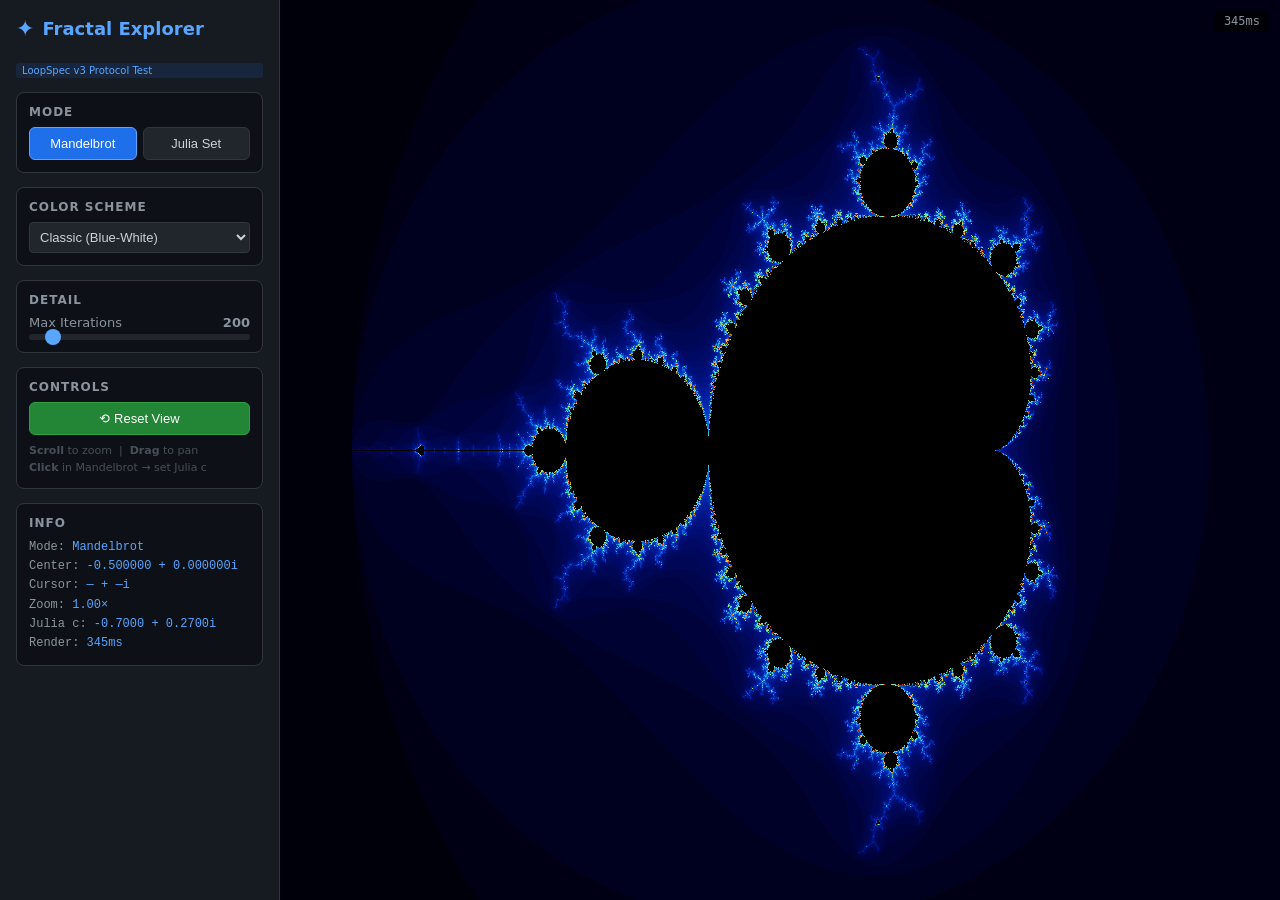
<file: examples/fractal-explorer/index.html>
<!DOCTYPE html>
<html lang="en">
<head>
<meta charset="UTF-8">
<meta name="viewport" content="width=device-width, initial-scale=1.0">
<title>Fractal Explorer — LoopSpec v3 Protocol Test</title>
<style>
  * { margin: 0; padding: 0; box-sizing: border-box; }
  body {
    font-family: 'Segoe UI', system-ui, -apple-system, sans-serif;
    background: #0d1117; color: #c9d1d9;
    display: flex; height: 100vh; overflow: hidden;
  }
  #sidebar {
    width: 280px; min-width: 280px;
    background: #161b22; border-right: 1px solid #30363d;
    padding: 16px; display: flex; flex-direction: column; gap: 14px;
    overflow-y: auto;
  }
  #sidebar h1 {
    font-size: 18px; color: #58a6ff; margin-bottom: 4px;
    display: flex; align-items: center; gap: 8px;
  }
  #sidebar h1 span { font-size: 22px; }
  .section { background: #0d1117; border: 1px solid #30363d; border-radius: 8px; padding: 12px; }
  .section h3 { font-size: 12px; text-transform: uppercase; letter-spacing: 1px; color: #8b949e; margin-bottom: 8px; }
  label { display: flex; flex-direction: column; gap: 4px; font-size: 13px; color: #8b949e; }
  label span { display: flex; justify-content: space-between; }
  select, input[type=range] { width: 100%; background: #21262d; color: #c9d1d9; border: 1px solid #30363d; border-radius: 4px; padding: 6px; font-size: 13px; }
  select:focus, input:focus { outline: 1px solid #58a6ff; }
  input[type=range] { padding: 0; height: 6px; -webkit-appearance: none; appearance: none; border: none; border-radius: 3px; cursor: pointer; }
  input[type=range]::-webkit-slider-thumb { -webkit-appearance: none; width: 16px; height: 16px; border-radius: 50%; background: #58a6ff; cursor: pointer; }
  button {
    background: #21262d; color: #c9d1d9; border: 1px solid #30363d;
    border-radius: 6px; padding: 8px 12px; font-size: 13px; cursor: pointer;
    transition: background 0.15s;
  }
  button:hover { background: #30363d; }
  button.primary { background: #238636; border-color: #2ea043; color: #fff; }
  button.primary:hover { background: #2ea043; }
  button.active { background: #1f6feb; border-color: #58a6ff; color: #fff; }
  .btn-row { display: flex; gap: 6px; }
  .btn-row button { flex: 1; }
  #info {
    font-size: 12px; color: #8b949e; line-height: 1.6;
    font-family: 'Consolas', 'Courier New', monospace;
  }
  #info .val { color: #58a6ff; }
  #canvasWrap {
    flex: 1; display: flex; align-items: center; justify-content: center;
    background: #010409; position: relative; overflow: hidden;
  }
  canvas { display: block; cursor: crosshair; }
  #renderTime {
    position: absolute; top: 10px; right: 10px;
    background: rgba(0,0,0,0.7); color: #8b949e; padding: 4px 10px;
    border-radius: 4px; font-size: 12px; font-family: monospace;
  }
  .tag { display: inline-block; background: #1f6feb22; color: #58a6ff; font-size: 10px; padding: 2px 6px; border-radius: 3px; margin-top: 4px; }
</style>
</head>
<body>
<div id="sidebar">
  <h1><span>✦</span> Fractal Explorer</h1>
  <div class="tag">LoopSpec v3 Protocol Test</div>

  <div class="section">
    <h3>Mode</h3>
    <div class="btn-row">
      <button id="btnMandelbrot" class="active" onclick="setMode('mandelbrot')">Mandelbrot</button>
      <button id="btnJulia" onclick="setMode('julia')">Julia Set</button>
    </div>
  </div>

  <div class="section">
    <h3>Color Scheme</h3>
    <select id="colorScheme" onchange="render()">
      <option value="classic">Classic (Blue-White)</option>
      <option value="rainbow">HSL Rainbow</option>
      <option value="fire">Fire (Red-Yellow)</option>
      <option value="ocean">Ocean (Cyan-Blue)</option>
      <option value="grayscale">Grayscale</option>
    </select>
  </div>

  <div class="section">
    <h3>Detail</h3>
    <label>
      <span>Max Iterations <b id="iterVal">200</b></span>
      <input type="range" id="maxIter" min="50" max="2000" value="200" step="10" oninput="iterVal.textContent=this.value" onchange="render()">
    </label>
  </div>

  <div class="section">
    <h3>Controls</h3>
    <div class="btn-row">
      <button class="primary" id="btnReset" onclick="resetView()">⟲ Reset View</button>
    </div>
    <p style="font-size:11px; color:#484f58; margin-top:8px; line-height:1.5;">
      <b>Scroll</b> to zoom &nbsp;|&nbsp; <b>Drag</b> to pan<br>
      <b>Click</b> in Mandelbrot → set Julia c
    </p>
  </div>

  <div class="section">
    <h3>Info</h3>
    <div id="info">
      <div>Mode: <span class="val" id="infoMode">Mandelbrot</span></div>
      <div>Center: <span class="val" id="infoCenter">-0.5 + 0i</span></div>
      <div>Cursor: <span class="val" id="infoCursor">— + —i</span></div>
      <div>Zoom: <span class="val" id="infoZoom">1.0×</span></div>
      <div>Julia c: <span class="val" id="infoJuliaC">-0.7 + 0.27i</span></div>
      <div>Render: <span class="val" id="infoRender">—</span></div>
    </div>
  </div>
</div>

<div id="canvasWrap">
  <canvas id="fractalCanvas"></canvas>
  <div id="renderTime">—</div>
</div>

<script>
// ================================================================
// Fractal Explorer — All-in-one implementation
// Criteria: C1-C15
// ================================================================

// --- State ---
let fractalType = 'mandelbrot'; // C10
let centerX = -0.5, centerY = 0;
let zoom = 1; // C8
let juliaC = { r: -0.7, i: 0.27 }; // C2, C11
let maxIterations = 200; // C6
let colorScheme = 'classic'; // C5
let isPanning = false, panStartX, panStartY, panCenterX, panCenterY; // C3

const canvas = document.getElementById('fractalCanvas');
const ctx = canvas.getContext('2d');
let worker = null;
let renderPending = false;

// --- Default view for reset (C9) ---
const DEFAULT = { cx: -0.5, cy: 0, zoom: 1 };

// --- Canvas sizing (C12: >= 800x600) ---
function resizeCanvas() {
  const wrap = document.getElementById('canvasWrap');
  canvas.width = Math.max(800, wrap.clientWidth);
  canvas.height = Math.max(600, wrap.clientHeight);
  render();
}
window.addEventListener('resize', resizeCanvas);

// --- Web Worker (C14: non-blocking, C1: Mandelbrot, C2: Julia) ---
const workerCode = `
self.onmessage = function(e) {
  const { width, height, centerX, centerY, zoom, maxIter, type, juliaC, colorScheme } = e.data;
  const pixels = new Uint8ClampedArray(width * height * 4);
  const scaleX = 3.5 / (width * zoom);
  const scaleY = 2.5 / (height * zoom);

  for (let py = 0; py < height; py++) {
    for (let px = 0; px < width; px++) {
      const x0 = centerX + (px - width / 2) * scaleX;
      const y0 = centerY + (py - height / 2) * scaleY;

      let x, y, cr, ci;
      if (type === 'mandelbrot') {
        x = 0; y = 0; cr = x0; ci = y0;
      } else {
        x = x0; y = y0; cr = juliaC.r; ci = juliaC.i;
      }

      let iter = 0;
      while (x * x + y * y <= 4 && iter < maxIter) {
        const xNew = x * x - y * y + cr;
        y = 2 * x * y + ci;
        x = xNew;
        iter++;
      }

      const idx = (py * width + px) * 4;
      if (iter === maxIter) {
        pixels[idx] = 0; pixels[idx+1] = 0; pixels[idx+2] = 0; pixels[idx+3] = 255;
      } else {
        const t = iter / maxIter;
        let r, g, b;
        if (colorScheme === 'classic') {
          r = Math.floor(9 * (1 - t) * t * t * t * 255);
          g = Math.floor(15 * (1 - t) * (1 - t) * t * t * 255);
          b = Math.floor(8.5 * (1 - t) * (1 - t) * (1 - t) * t * 255);
        } else if (colorScheme === 'rainbow') {
          const h = t * 360;
          const s = 1, l = 0.5;
          const c2 = (1 - Math.abs(2 * l - 1)) * s;
          const x2 = c2 * (1 - Math.abs((h / 60) % 2 - 1));
          const m = l - c2 / 2;
          let r1, g1, b1;
          if (h < 60) { r1=c2; g1=x2; b1=0; }
          else if (h < 120) { r1=x2; g1=c2; b1=0; }
          else if (h < 180) { r1=0; g1=c2; b1=x2; }
          else if (h < 240) { r1=0; g1=x2; b1=c2; }
          else if (h < 300) { r1=x2; g1=0; b1=c2; }
          else { r1=c2; g1=0; b1=x2; }
          r = Math.floor((r1 + m) * 255);
          g = Math.floor((g1 + m) * 255);
          b = Math.floor((b1 + m) * 255);
        } else if (colorScheme === 'fire') {
          r = Math.min(255, Math.floor(t * 3 * 255));
          g = Math.min(255, Math.floor(Math.max(0, t * 3 - 1) * 255));
          b = Math.min(255, Math.floor(Math.max(0, t * 3 - 2) * 255));
        } else if (colorScheme === 'ocean') {
          r = Math.floor(t * t * 80);
          g = Math.floor(t * 200 + 55);
          b = Math.min(255, Math.floor(t * 0.5 * 255 + 128));
        } else {
          const v = Math.floor(t * 255);
          r = v; g = v; b = v;
        }
        pixels[idx] = r; pixels[idx+1] = g; pixels[idx+2] = b; pixels[idx+3] = 255;
      }
    }
  }
  self.postMessage({ pixels, width, height });
};
`;

function createWorker() {
  if (worker) worker.terminate();
  const blob = new Blob([workerCode], { type: 'application/javascript' });
  worker = new Worker(URL.createObjectURL(blob));
  worker.onmessage = function(e) {
    const { pixels, width, height } = e.data;
    const imageData = new ImageData(pixels, width, height);
    ctx.putImageData(imageData, 0, 0);
    const elapsed = performance.now() - renderStartTime;
    document.getElementById('renderTime').textContent = `${elapsed.toFixed(0)}ms`;
    document.getElementById('infoRender').textContent = `${elapsed.toFixed(0)}ms`;
    console.log(`Render time: ${elapsed.toFixed(0)}ms`); // C13 evidence
    renderPending = false;
  };
}

let renderStartTime = 0;

function render() {
  if (renderPending) return;
  renderPending = true;
  maxIterations = parseInt(document.getElementById('maxIter').value);
  colorScheme = document.getElementById('colorScheme').value;
  renderStartTime = performance.now();

  if (!worker) createWorker();
  worker.postMessage({
    width: canvas.width,
    height: canvas.height,
    centerX, centerY, zoom,
    maxIter: maxIterations,
    type: fractalType,
    juliaC,
    colorScheme
  });
  updateInfo();
}

// --- Mode toggle (C10) ---
function setMode(mode) {
  fractalType = mode;
  document.getElementById('btnMandelbrot').className = mode === 'mandelbrot' ? 'active' : '';
  document.getElementById('btnJulia').className = mode === 'julia' ? 'active' : '';
  document.getElementById('infoMode').textContent = mode === 'mandelbrot' ? 'Mandelbrot' : 'Julia';
  if (mode === 'mandelbrot') { centerX = DEFAULT.cx; centerY = DEFAULT.cy; zoom = DEFAULT.zoom; }
  render();
}

// --- Reset (C9) ---
function resetView() {
  centerX = DEFAULT.cx; centerY = DEFAULT.cy; zoom = DEFAULT.zoom;
  document.getElementById('maxIter').value = 200;
  document.getElementById('iterVal').textContent = '200';
  render();
}

// --- Info display (C7, C8) ---
function updateInfo() {
  document.getElementById('infoCenter').textContent =
    `${centerX.toFixed(6)} ${centerY >= 0 ? '+' : '−'} ${Math.abs(centerY).toFixed(6)}i`;
  document.getElementById('infoZoom').textContent = `${zoom.toFixed(2)}×`;
  document.getElementById('infoJuliaC').textContent =
    `${juliaC.r.toFixed(4)} ${juliaC.i >= 0 ? '+' : '−'} ${Math.abs(juliaC.i).toFixed(4)}i`;
}

// --- Mouse: pan (C3) ---
canvas.addEventListener('mousedown', (e) => {
  if (e.button === 0) {
    isPanning = true;
    panStartX = e.clientX; panStartY = e.clientY;
    panCenterX = centerX; panCenterY = centerY;
    canvas.style.cursor = 'grabbing';
  }
});
window.addEventListener('mousemove', (e) => {
  // C7: coordinate display
  const rect = canvas.getBoundingClientRect();
  const px = e.clientX - rect.left;
  const py = e.clientY - rect.top;
  if (px >= 0 && py >= 0 && px <= canvas.width && py <= canvas.height) {
    const scaleX = 3.5 / (canvas.width * zoom);
    const scaleY = 2.5 / (canvas.height * zoom);
    const fx = centerX + (px - canvas.width / 2) * scaleX;
    const fy = centerY + (py - canvas.height / 2) * scaleY;
    document.getElementById('infoCursor').textContent =
      `${fx.toFixed(6)} ${fy >= 0 ? '+' : '−'} ${Math.abs(fy).toFixed(6)}i`;
  }

  if (isPanning) {
    const scaleX = 3.5 / (canvas.width * zoom);
    const scaleY = 2.5 / (canvas.height * zoom);
    centerX = panCenterX - (e.clientX - panStartX) * scaleX;
    centerY = panCenterY - (e.clientY - panStartY) * scaleY;
    render();
  }
});
window.addEventListener('mouseup', () => {
  if (isPanning) { isPanning = false; canvas.style.cursor = 'crosshair'; }
});

// --- Mouse: zoom (C4) ---
canvas.addEventListener('wheel', (e) => {
  e.preventDefault();
  const rect = canvas.getBoundingClientRect();
  const mx = e.clientX - rect.left;
  const my = e.clientY - rect.top;
  const scaleX = 3.5 / (canvas.width * zoom);
  const scaleY = 2.5 / (canvas.height * zoom);
  const fx = centerX + (mx - canvas.width / 2) * scaleX;
  const fy = centerY + (my - canvas.height / 2) * scaleY;

  const factor = e.deltaY < 0 ? 1.3 : 1 / 1.3;
  zoom *= factor;

  // Re-center on cursor position
  const newScaleX = 3.5 / (canvas.width * zoom);
  const newScaleY = 2.5 / (canvas.height * zoom);
  centerX = fx - (mx - canvas.width / 2) * newScaleX;
  centerY = fy - (my - canvas.height / 2) * newScaleY;

  render();
}, { passive: false });

// --- Click to set Julia c (C11) ---
canvas.addEventListener('click', (e) => {
  if (isPanning) return;
  if (fractalType === 'mandelbrot') {
    const rect = canvas.getBoundingClientRect();
    const px = e.clientX - rect.left;
    const py = e.clientY - rect.top;
    const scaleX = 3.5 / (canvas.width * zoom);
    const scaleY = 2.5 / (canvas.height * zoom);
    juliaC.r = centerX + (px - canvas.width / 2) * scaleX;
    juliaC.i = centerY + (py - canvas.height / 2) * scaleY;
    setMode('julia');
  }
});

// --- Init ---
createWorker();
resizeCanvas();
</script>
</body>
</html>
</file>
